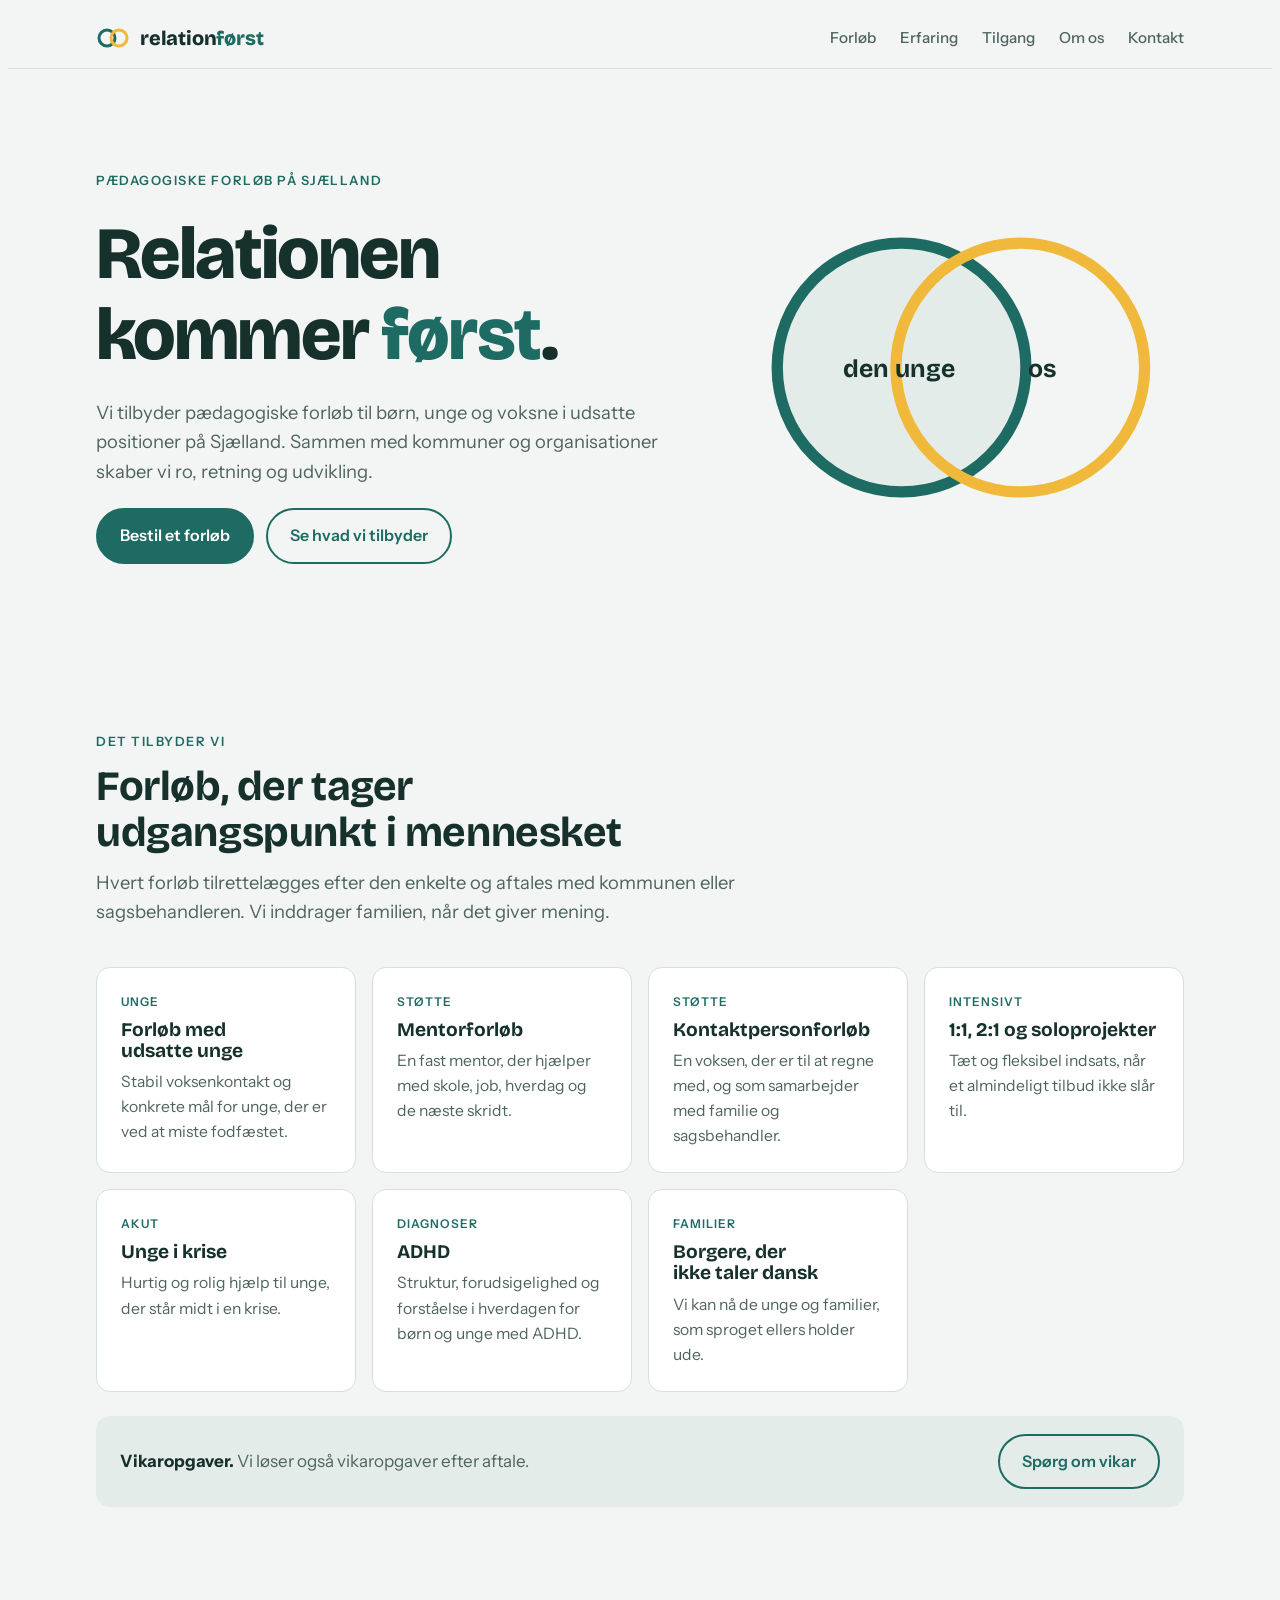
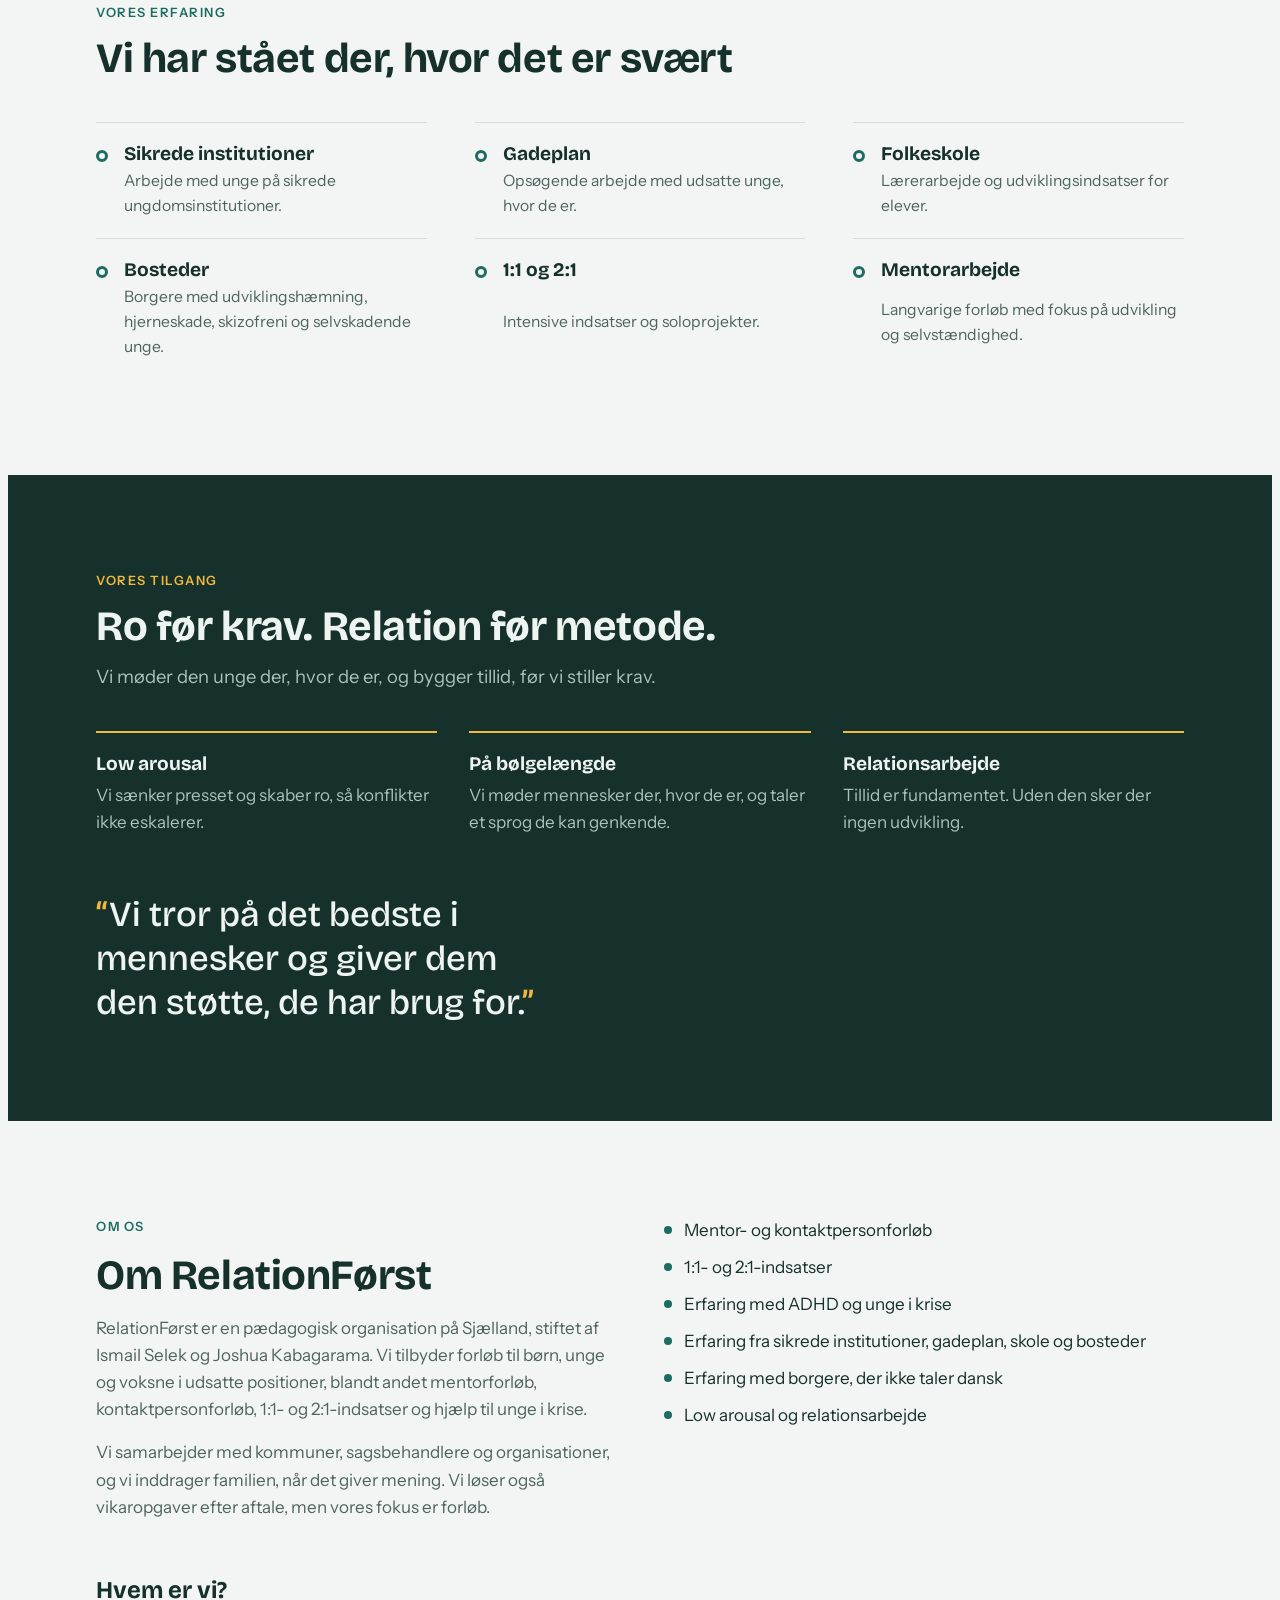
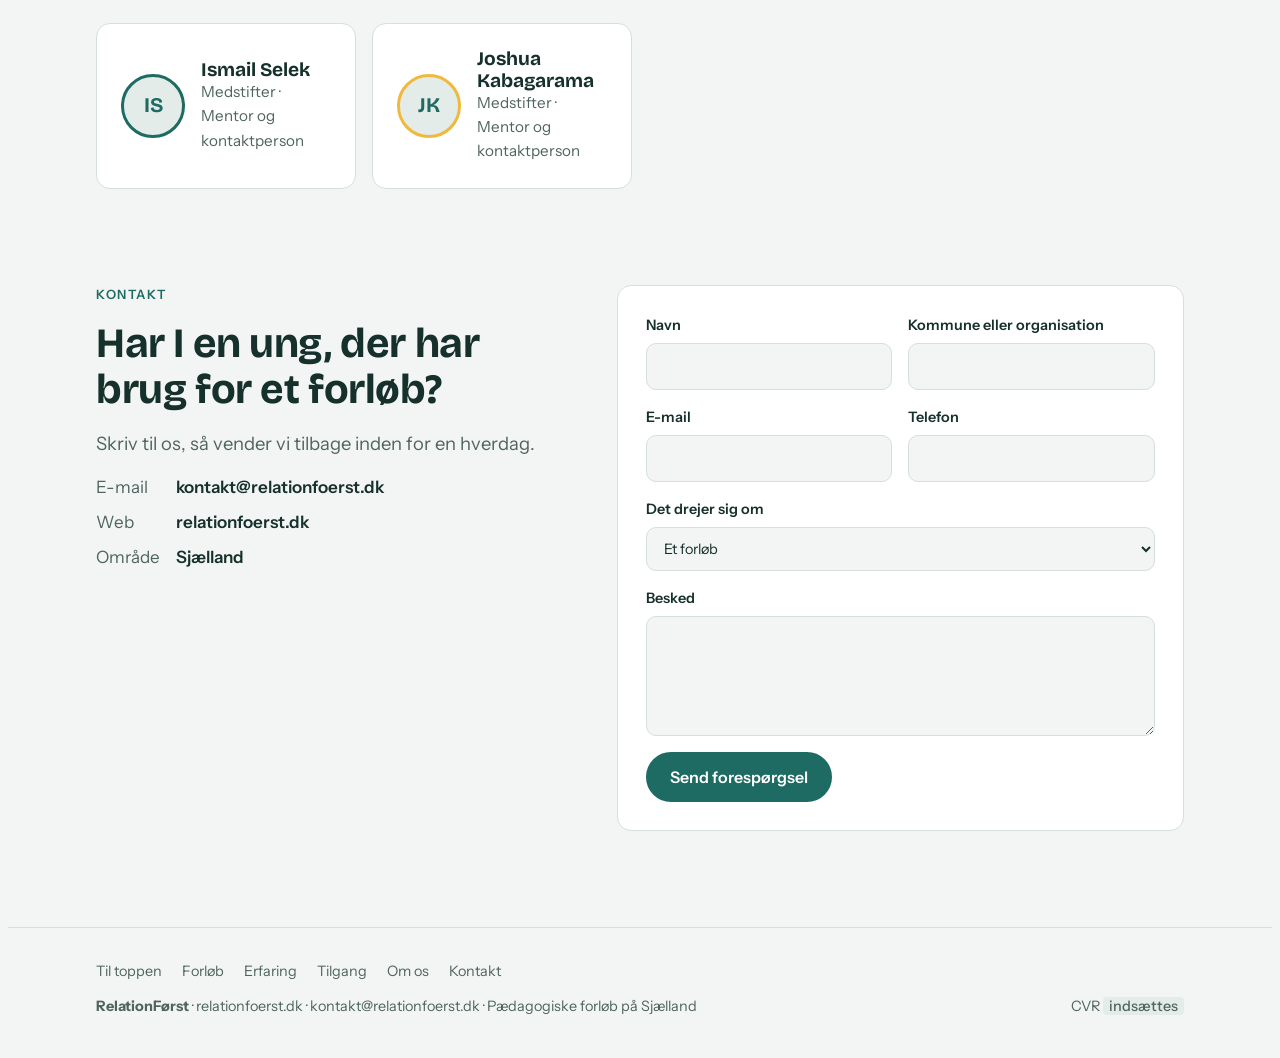
<file: index.html>
<!doctype html>
<html lang="da">
<head>
<meta charset="utf-8">
<meta name="viewport" content="width=device-width, initial-scale=1, viewport-fit=cover">
<title>RelationFørst - Pædagogiske forløb</title>
<meta name="description" content="RelationFørst (relationfoerst.dk) tilbyder pædagogiske forløb, mentor- og kontaktpersonforløb til børn og unge i udsatte positioner på Sjælland.">
<link rel="canonical" href="https://www.relationfoerst.dk/">
<meta name="robots" content="index, follow">
<link rel="icon" href="/favicon.svg" type="image/svg+xml">
<link rel="apple-touch-icon" href="/apple-touch-icon.png">
<meta name="theme-color" content="#1d6b62">
<meta property="og:type" content="website">
<meta property="og:locale" content="da_DK">
<meta property="og:site_name" content="RelationFørst">
<meta property="og:title" content="RelationFørst - Pædagogiske forløb">
<meta property="og:description" content="RelationFørst (relationfoerst.dk) tilbyder pædagogiske forløb, mentor- og kontaktpersonforløb til børn og unge i udsatte positioner på Sjælland.">
<meta property="og:url" content="https://www.relationfoerst.dk/">
<meta property="og:image" content="https://www.relationfoerst.dk/og-image.png">
<meta property="og:image:width" content="1200">
<meta property="og:image:height" content="630">
<meta name="twitter:card" content="summary_large_image">
<script type="application/ld+json">
{
  "@context": "https://schema.org",
  "@type": "Organization",
  "@id": "https://www.relationfoerst.dk/#organisation",
  "name": "RelationFørst",
  "alternateName": [
    "Relation Først",
    "RelationFoerst",
    "relationfoerst.dk"
  ],
  "url": "https://www.relationfoerst.dk/",
  "logo": "https://www.relationfoerst.dk/apple-touch-icon.png",
  "email": "kontakt@relationfoerst.dk",
  "description": "RelationFørst (relationfoerst.dk) tilbyder pædagogiske forløb, mentor- og kontaktpersonforløb til børn og unge i udsatte positioner på Sjælland.",
  "areaServed": {
    "@type": "AdministrativeArea",
    "name": "Sjælland"
  },
  "knowsAbout": [
    "Pædagogiske forløb",
    "Mentorforløb",
    "Kontaktpersonforløb",
    "Udsatte unge",
    "Unge i krise",
    "ADHD",
    "Low arousal",
    "Relationsarbejde"
  ],
  "founder": [
    {
      "@type": "Person",
      "name": "Ismail Selek"
    },
    {
      "@type": "Person",
      "name": "Joshua Kabagarama"
    }
  ]
}
</script>
<script type="application/ld+json">
{
  "@context": "https://schema.org",
  "@type": "WebSite",
  "name": "RelationFørst",
  "alternateName": [
    "Relation Først",
    "relationfoerst.dk"
  ],
  "url": "https://www.relationfoerst.dk/"
}
</script>
<link rel="preconnect" href="https://fonts.googleapis.com">
<link rel="preconnect" href="https://fonts.gstatic.com" crossorigin>
<link rel="stylesheet" href="https://fonts.googleapis.com/css2?family=Bricolage+Grotesque:opsz,wght@12..96,500;12..96,700;12..96,800&family=Instrument+Sans:wght@400;500;600&display=swap">
<link rel="stylesheet" href="/styles.css">
</head>
<body>

<header>
  <div class="wrap nav">
    <a class="logo" href="/" aria-label="RelationFørst, forside">
      <svg width="34" height="22" viewBox="0 0 34 22" aria-hidden="true"><circle cx="11" cy="11" r="8" fill="none" stroke="var(--primary)" stroke-width="3"/><circle cx="23" cy="11" r="8" fill="none" stroke="var(--sun)" stroke-width="3"/></svg>
      <span>relation<b>først</b></span>
    </a>
    <nav aria-label="Hovedmenu"><ul>
      <li><a href="#forloeb">Forløb</a></li>
      <li><a href="#erfaring">Erfaring</a></li>
      <li><a href="#tilgang">Tilgang</a></li>
      <li><a href="#om-os">Om os</a></li>
      <li><a href="#kontakt">Kontakt</a></li>
    </ul></nav>
  </div>
</header>

<main id="top">
<section class="hero">
    <div class="wrap hero-grid">
      <div class="hero-copy">
        <span class="eyebrow">Pædagogiske forløb på Sjælland</span>
        <h1>Relationen kommer <em>først</em>.</h1>
        <p class="lead">Vi tilbyder pædagogiske forløb til børn, unge og voksne i udsatte positioner på Sjælland. Sammen med kommuner og organisationer skaber vi ro, retning og udvikling.</p>
        <div class="cta">
          <a class="btn primary" href="#kontakt">Bestil et forløb</a>
          <a class="btn ghost" href="#forloeb">Se hvad vi tilbyder</a>
        </div>
      </div>
      <div class="hero-art" aria-hidden="true">
        <svg viewBox="0 0 400 300">
          <circle cx="150" cy="150" r="110" fill="var(--soft)"/>
          <circle cx="150" cy="150" r="110" fill="none" stroke="var(--primary)" stroke-width="10"/>
          <circle cx="255" cy="150" r="110" fill="none" stroke="var(--sun)" stroke-width="10"/>
          <text x="98" y="158" font-family="Bricolage Grotesque, sans-serif" font-weight="700" font-size="22" fill="var(--ink)">den unge</text>
          <text x="262" y="158" font-family="Bricolage Grotesque, sans-serif" font-weight="700" font-size="22" fill="var(--ink)">os</text>
        </svg>
      </div>
    </div>
  </section>

<section id="forloeb">
    <div class="wrap">
      <div class="sec-head">
        <span class="eyebrow">Det tilbyder vi</span>
        <h2>Forløb, der tager udgangspunkt i mennesket</h2>
        <p class="lead">Hvert forløb tilrettelægges efter den enkelte og aftales med kommunen eller sagsbehandleren. Vi inddrager familien, når det giver mening.</p>
      </div>
      <div class="cards">
        <article class="card"><span class="tag">Unge</span><h3>Forløb med udsatte unge</h3><p>Stabil voksenkontakt og konkrete mål for unge, der er ved at miste fodfæstet.</p></article>
        <article class="card"><span class="tag">Støtte</span><h3>Mentorforløb</h3><p>En fast mentor, der hjælper med skole, job, hverdag og de næste skridt.</p></article>
        <article class="card"><span class="tag">Støtte</span><h3>Kontaktpersonforløb</h3><p>En voksen, der er til at regne med, og som samarbejder med familie og sagsbehandler.</p></article>
        <article class="card"><span class="tag">Intensivt</span><h3>1:1, 2:1 og soloprojekter</h3><p>Tæt og fleksibel indsats, når et almindeligt tilbud ikke slår til.</p></article>
        <article class="card"><span class="tag">Akut</span><h3>Unge i krise</h3><p>Hurtig og rolig hjælp til unge, der står midt i en krise.</p></article>
        <article class="card"><span class="tag">Diagnoser</span><h3>ADHD</h3><p>Struktur, forudsigelighed og forståelse i hverdagen for børn og unge med ADHD.</p></article>
        <article class="card"><span class="tag">Familier</span><h3>Borgere, der ikke taler dansk</h3><p>Vi kan nå de unge og familier, som sproget ellers holder ude.</p></article>
      </div>
      <div class="vikar">
        <p><strong>Vikaropgaver.</strong> Vi løser også vikaropgaver efter aftale.</p>
        <a class="btn ghost" href="#kontakt">Spørg om vikar</a>
      </div>
    </div>
  </section>

<section id="erfaring" style="padding-top:0">
    <div class="wrap">
      <div class="sec-head">
        <span class="eyebrow">Vores erfaring</span>
        <h2>Vi har stået der, hvor det er svært</h2>
      </div>
      <div class="exp">
        <div class="exp-item"><span class="dot"></span><h3>Sikrede institutioner</h3><p>Arbejde med unge på sikrede ungdomsinstitutioner.</p></div>
        <div class="exp-item"><span class="dot"></span><h3>Gadeplan</h3><p>Opsøgende arbejde med udsatte unge, hvor de er.</p></div>
        <div class="exp-item"><span class="dot"></span><h3>Folkeskole</h3><p>Lærerarbejde og udviklingsindsatser for elever.</p></div>
        <div class="exp-item"><span class="dot"></span><h3>Bosteder</h3><p>Borgere med udviklingshæmning, hjerneskade, skizofreni og selvskadende unge.</p></div>
        <div class="exp-item"><span class="dot"></span><h3>1:1 og 2:1</h3><p>Intensive indsatser og soloprojekter.</p></div>
        <div class="exp-item"><span class="dot"></span><h3>Mentorarbejde</h3><p>Langvarige forløb med fokus på udvikling og selvstændighed.</p></div>
      </div>
    </div>
  </section>

<section id="tilgang" class="band">
    <div class="wrap">
      <div class="sec-head">
        <span class="eyebrow">Vores tilgang</span>
        <h2>Ro før krav. Relation før metode.</h2>
        <p class="lead">Vi møder den unge der, hvor de er, og bygger tillid, før vi stiller krav.</p>
      </div>
      <div class="approach">
        <div><h3>Low arousal</h3><p>Vi sænker presset og skaber ro, så konflikter ikke eskalerer.</p></div>
        <div><h3>På bølgelængde</h3><p>Vi møder mennesker der, hvor de er, og taler et sprog de kan genkende.</p></div>
        <div><h3>Relationsarbejde</h3><p>Tillid er fundamentet. Uden den sker der ingen udvikling.</p></div>
      </div>
      <blockquote>Vi tror på det bedste i mennesker og giver dem den støtte, de har brug for.</blockquote>
    </div>
  </section>

<section id="om-os">
    <div class="wrap about">
      <div class="about-text">
        <span class="eyebrow">Om os</span>
        <h2>Om RelationFørst</h2>
        <p>RelationFørst er en pædagogisk organisation på Sjælland, stiftet af Ismail Selek og Joshua Kabagarama. Vi tilbyder forløb til børn, unge og voksne i udsatte positioner, blandt andet mentorforløb, kontaktpersonforløb, 1:1- og 2:1-indsatser og hjælp til unge i krise.</p>
        <p>Vi samarbejder med kommuner, sagsbehandlere og organisationer, og vi inddrager familien, når det giver mening. Vi løser også vikaropgaver efter aftale, men vores fokus er forløb.</p>
      </div>
      <ul>
        <li>Mentor- og kontaktpersonforløb</li>
        <li>1:1- og 2:1-indsatser</li>
        <li>Erfaring med ADHD og unge i krise</li>
        <li>Erfaring fra sikrede institutioner, gadeplan, skole og bosteder</li>
        <li>Erfaring med borgere, der ikke taler dansk</li>
        <li>Low arousal og relationsarbejde</li>
      </ul>
    </div>
    <div class="wrap team">
      <h3 style="font-size:1.5rem">Hvem er vi?</h3>
      <div class="team-grid">
        <div class="person"><span class="avatar" aria-hidden="true">IS</span><div><h3>Ismail Selek</h3><p>Medstifter · Mentor og kontaktperson</p></div></div>
        <div class="person"><span class="avatar" aria-hidden="true">JK</span><div><h3>Joshua Kabagarama</h3><p>Medstifter · Mentor og kontaktperson</p></div></div>
      </div>
    </div>
  </section>

<section id="kontakt" style="padding-top:0">
    <div class="wrap contact">
      <div class="contact-info">
        <span class="eyebrow">Kontakt</span>
        <h2>Har I en ung, der har brug for et forløb?</h2>
        <p class="lead">Skriv til os, så vender vi tilbage inden for en hverdag.</p>
        <dl>
          <dt>E-mail</dt><dd>kontakt@relationfoerst.dk</dd>
          <dt>Web</dt><dd>relationfoerst.dk</dd>
          <dt>Område</dt><dd>Sjælland</dd>
        </dl>
      </div>
      <form id="kontaktform">
        <input type="text" name="_honey" tabindex="-1" autocomplete="off" aria-hidden="true" style="position:absolute;left:-9999px">
        <div class="row">
          <label for="navn">Navn<input id="navn" name="navn" autocomplete="name" required></label>
          <label for="org">Kommune eller organisation<input id="org" name="org" autocomplete="organization"></label>
        </div>
        <div class="row">
          <label for="mail">E-mail<input id="mail" name="email" type="email" autocomplete="email" required></label>
          <label for="tlf">Telefon<input id="tlf" name="tlf" type="tel" autocomplete="tel"></label>
        </div>
        <label for="emne">Det drejer sig om
          <select id="emne" name="emne">
            <option>Et forløb</option>
            <option>Mentor eller kontaktperson</option>
            <option>Akut hjælp</option>
            <option>Vikaropgave</option>
            <option>Andet</option>
          </select>
        </label>
        <label for="besked">Besked<textarea id="besked" name="besked" required></textarea></label>
        <button class="btn primary" id="sendknap" type="submit" style="justify-self:start">Send forespørgsel</button>
        <p class="sent" id="sent" hidden role="status"></p>
      </form>
    </div>
  </section>
</main>

<footer>
  <div class="wrap">
    <nav aria-label="Sidefod"><ul class="foot-nav">
        <li><a href="#top">Til toppen</a></li>
        <li><a href="#forloeb">Forløb</a></li>
        <li><a href="#erfaring">Erfaring</a></li>
        <li><a href="#tilgang">Tilgang</a></li>
        <li><a href="#om-os">Om os</a></li>
        <li><a href="#kontakt">Kontakt</a></li>
    </ul></nav>
    <div class="foot-row">
      <span><strong>RelationFørst</strong> · relationfoerst.dk · kontakt@relationfoerst.dk · Pædagogiske forløb på Sjælland</span>
      <span>CVR <span class="ph">indsættes</span></span>
    </div>
  </div>
</footer>
<script>
(function(){
  // Sæt Web3Forms-nøglen her, når den er modtaget på kontakt@relationfoerst.dk.
  // Er den tom, bruges FormSubmit.
  var WEB3FORMS_KEY = '';
  var form = document.getElementById('kontaktform');
  var knap = document.getElementById('sendknap');
  var status = document.getElementById('sent');
  function vis(tekst){ status.textContent = tekst; status.hidden = false; }
  form.addEventListener('submit', function(e){
    e.preventDefault();
    if (form._honey.value) return;
    var data = {};
    new FormData(form).forEach(function(v, k){ if (k !== '_honey') data[k] = v; });
    var emne = 'Ny henvendelse fra relationfoerst.dk: ' + (data.emne || '');
    var url;
    if (WEB3FORMS_KEY) {
      url = 'https://api.web3forms.com/submit';
      data.access_key = WEB3FORMS_KEY; data.subject = emne; data.from_name = 'relationfoerst.dk';
      data.replyto = data.email;
    } else {
      url = 'https://formsubmit.co/ajax/kontakt@relationfoerst.dk';
      data._subject = emne; data._template = 'table'; data._replyto = data.email;
    }
    knap.disabled = true; knap.textContent = 'Sender…';
    vis('Sender din besked. Det tager normalt et par sekunder.');
    var ctrl = window.AbortController ? new AbortController() : null;
    var timer = setTimeout(function(){ if (ctrl) ctrl.abort(); }, 20000);
    fetch(url, {
      method: 'POST',
      headers: {'Content-Type': 'application/json', 'Accept': 'application/json'},
      body: JSON.stringify(data),
      signal: ctrl ? ctrl.signal : undefined
    }).then(function(r){ return r.json(); }).then(function(res){
      if (res.success === true || res.success === 'true') {
        form.reset();
        vis('Tak for din henvendelse. Vi vender tilbage inden for en hverdag.');
      } else {
        vis('Beskeden kunne ikke sendes lige nu. Skriv i stedet til kontakt@relationfoerst.dk.' + (res.message ? ' (' + res.message + ')' : ''));
      }
    }).catch(function(err){
      vis(err && err.name === 'AbortError'
        ? 'Det tager for lang tid at sende. Prøv igen om lidt, eller skriv til kontakt@relationfoerst.dk.'
        : 'Beskeden kunne ikke sendes. Skriv i stedet til kontakt@relationfoerst.dk.');
    }).then(function(){
      clearTimeout(timer); knap.disabled = false; knap.textContent = 'Send forespørgsel';
    });
  });
})();
</script>
</body>
</html>
</file>
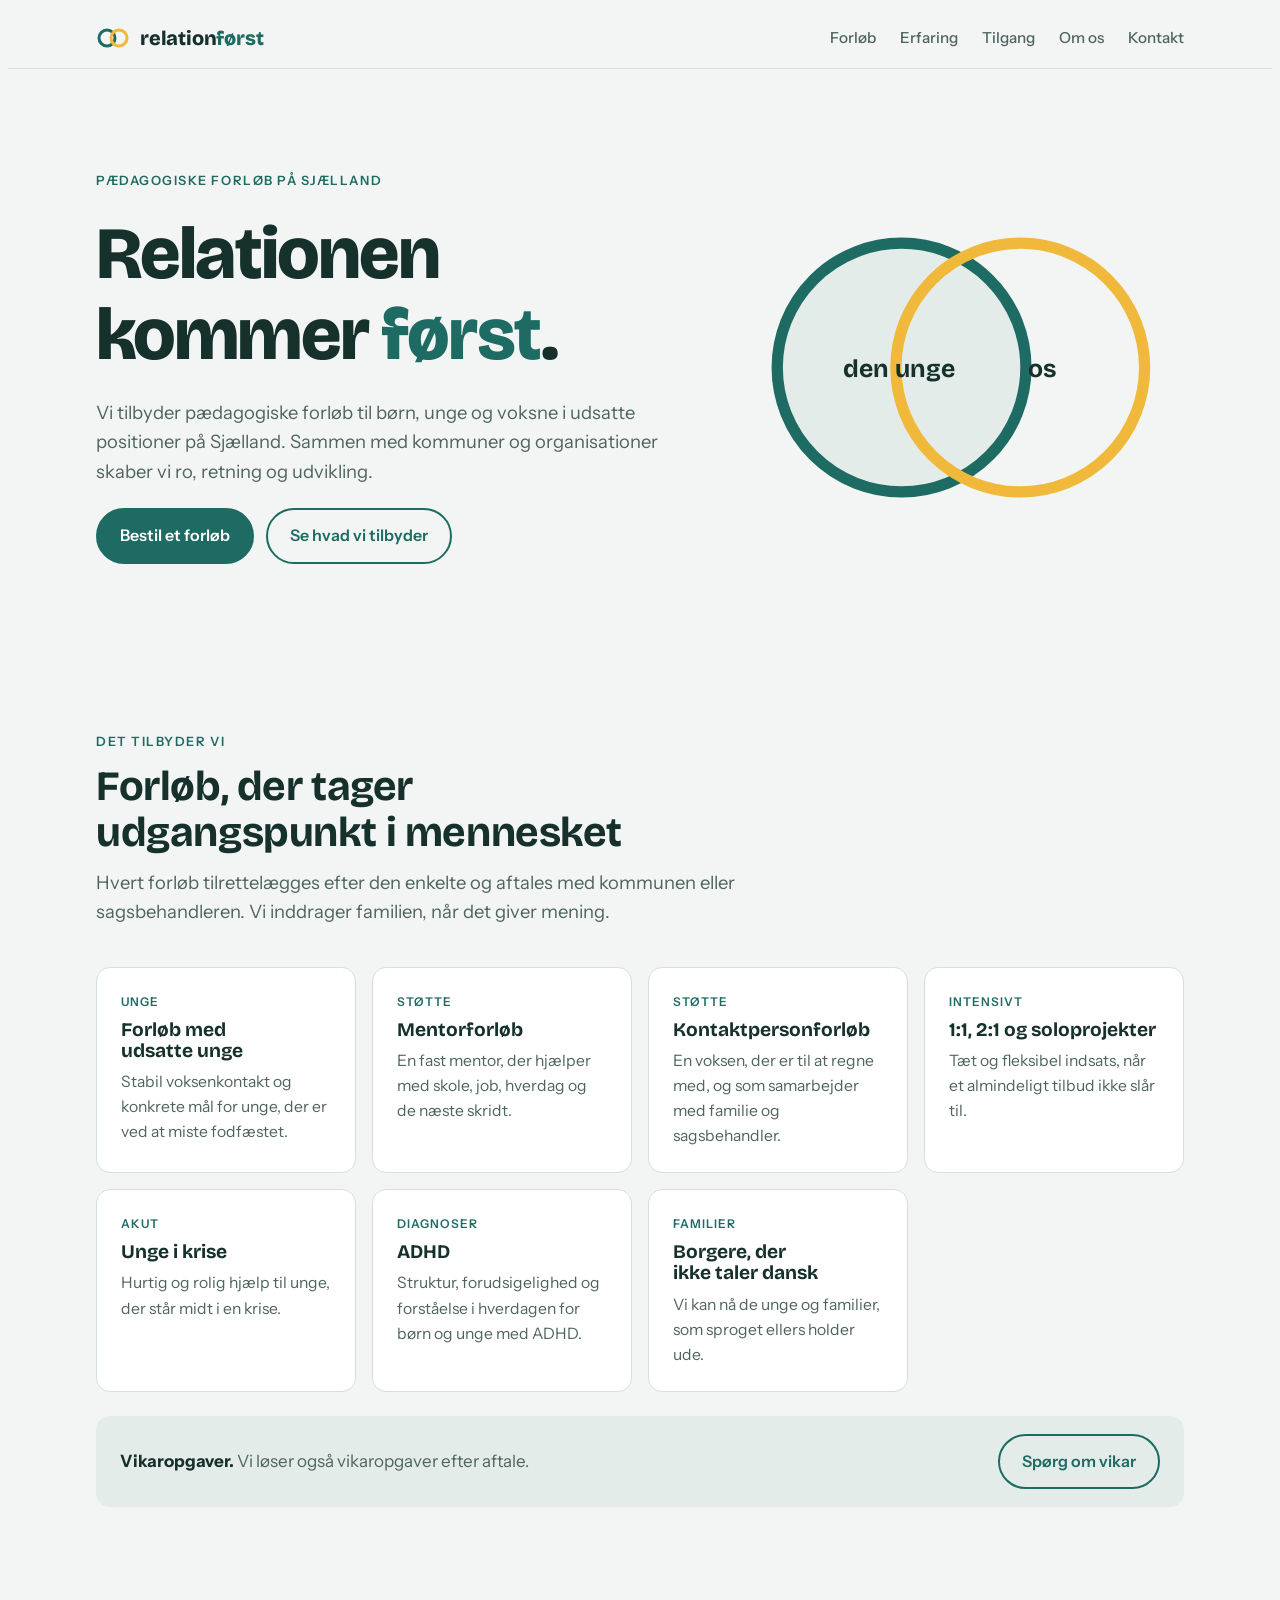
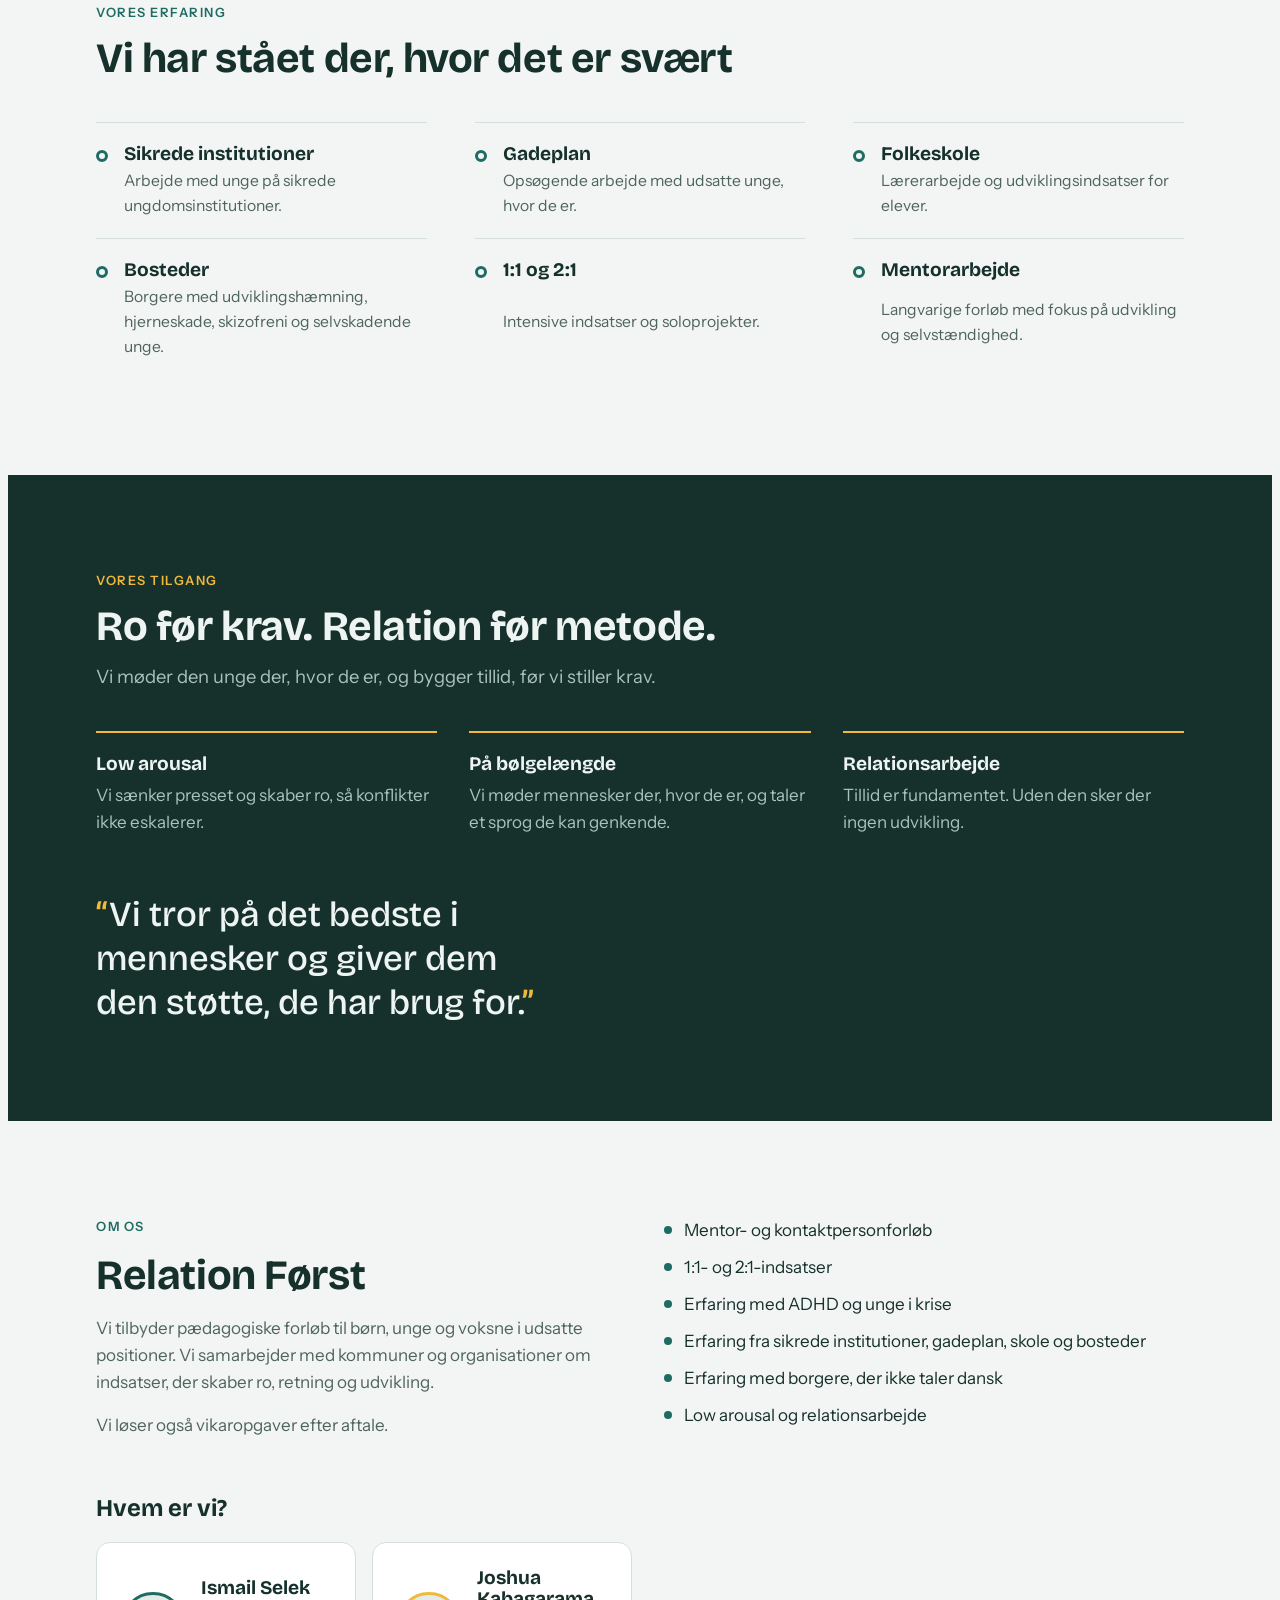
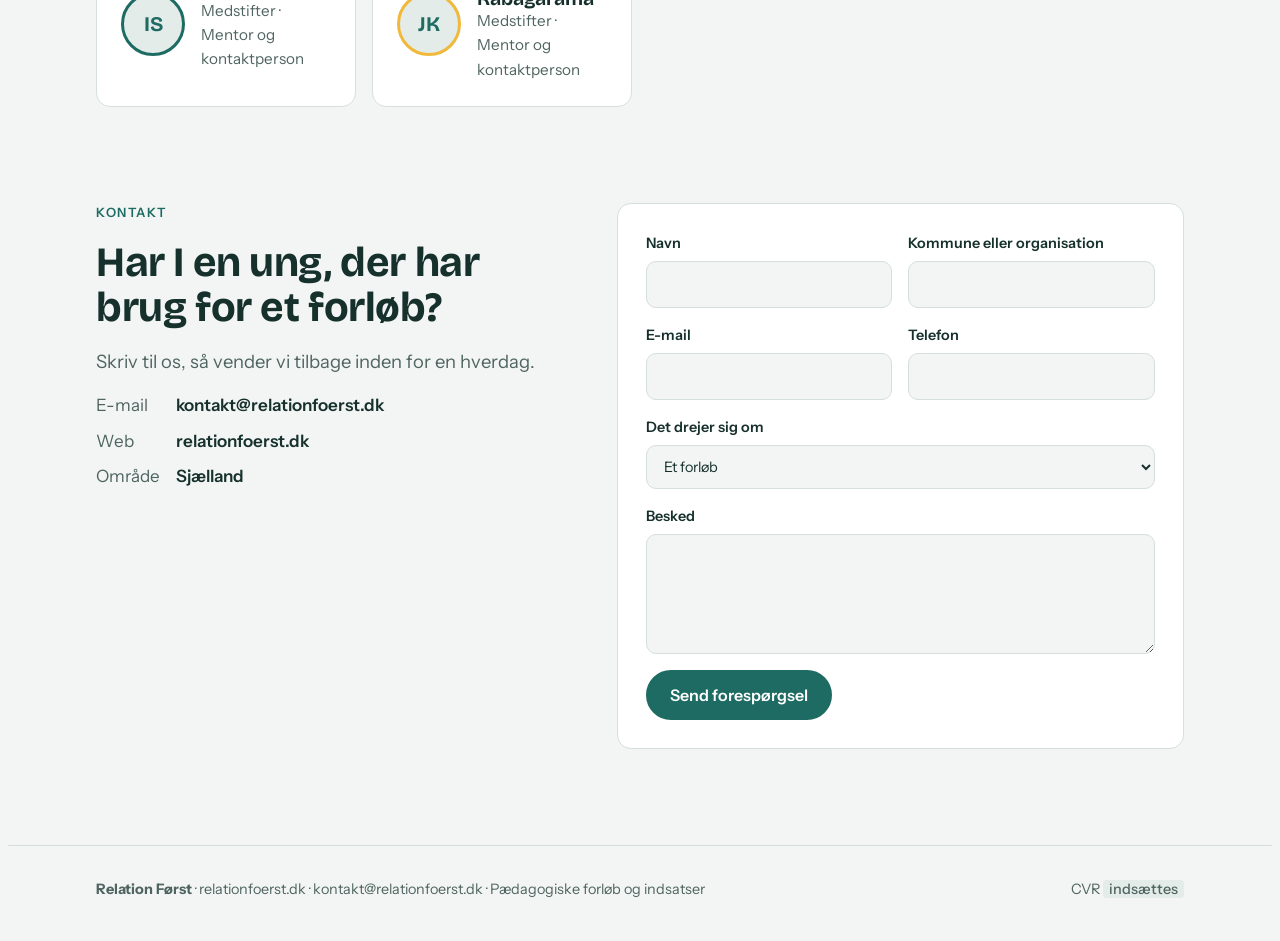
<file: _build/kilde.html>
<!doctype html>
<html lang="da">
<head>
<meta charset="utf-8">
<meta name="viewport" content="width=device-width, initial-scale=1, viewport-fit=cover">
<meta name="description" content="RelationFørst (relationfoerst.dk) tilbyder pædagogiske forløb, mentor- og kontaktpersonforløb til børn og unge i udsatte positioner på Sjælland.">
<title>RelationFørst - Pædagogiske forløb</title>
<link rel="canonical" href="https://www.relationfoerst.dk/">
<meta name="robots" content="index, follow">
<link rel="icon" href="/favicon.svg" type="image/svg+xml">
<link rel="apple-touch-icon" href="/apple-touch-icon.png">
<meta name="theme-color" content="#1d6b62">
<meta property="og:type" content="website">
<meta property="og:locale" content="da_DK">
<meta property="og:site_name" content="RelationFørst">
<meta property="og:title" content="RelationFørst - Pædagogiske forløb">
<meta property="og:description" content="RelationFørst (relationfoerst.dk) tilbyder pædagogiske forløb, mentor- og kontaktpersonforløb til børn og unge i udsatte positioner på Sjælland.">
<meta property="og:url" content="https://www.relationfoerst.dk/">
<meta property="og:image" content="https://www.relationfoerst.dk/og-image.png">
<meta property="og:image:width" content="1200">
<meta property="og:image:height" content="630">
<meta name="twitter:card" content="summary_large_image">
<script type="application/ld+json">
{
  "@context": "https://schema.org",
  "@type": "Organization",
  "name": "RelationFørst",
  "alternateName": ["Relation Først", "RelationFoerst", "relationfoerst.dk"],
  "url": "https://www.relationfoerst.dk/",
  "logo": "https://www.relationfoerst.dk/apple-touch-icon.png",
  "email": "kontakt@relationfoerst.dk",
  "description": "RelationFørst (relationfoerst.dk) tilbyder pædagogiske forløb, mentor- og kontaktpersonforløb til børn og unge i udsatte positioner på Sjælland.",
  "areaServed": {"@type": "AdministrativeArea", "name": "Sjælland"},
  "knowsAbout": ["Pædagogiske forløb", "Mentorforløb", "Kontaktpersonforløb", "Udsatte unge", "ADHD", "Low arousal", "Relationsarbejde"],
  "founder": [
    {"@type": "Person", "name": "Ismail Selek"},
    {"@type": "Person", "name": "Joshua Kabagarama"}
  ]
}
</script>
<script type="application/ld+json">
{
  "@context": "https://schema.org",
  "@type": "WebSite",
  "name": "RelationFørst",
  "alternateName": ["Relation Først", "relationfoerst.dk"],
  "url": "https://www.relationfoerst.dk/"
}
</script>
<link rel="preconnect" href="https://fonts.googleapis.com">
<link rel="preconnect" href="https://fonts.gstatic.com" crossorigin>
<link rel="stylesheet" href="https://fonts.googleapis.com/css2?family=Bricolage+Grotesque:opsz,wght@12..96,500;12..96,700;12..96,800&family=Instrument+Sans:wght@400;500;600&display=swap">
<style>
/* Layout: one calm column, a dark "tilgang" band in the middle, two linked circles as the recurring relation motif */
:root{
  --bg:#f2f5f3;
  --surface:#ffffff;
  --ink:#16302c;
  --muted:#4f6460;
  --line:#d5dfdb;
  --primary:#1d6b62;
  --primary-ink:#ffffff;
  --sun:#f0b93b;
  --band:#16302c;
  --band-ink:#eef4f1;
  --band-muted:#a9c2bb;
  --soft:#e3ece8;
  --display:"Bricolage Grotesque", "Segoe UI", system-ui, sans-serif;
  --body:"Instrument Sans", "Segoe UI", system-ui, -apple-system, sans-serif;
}
@media (prefers-color-scheme: dark){:root:not([data-theme="light"]){
  --bg:#0f1c1a;--surface:#162825;--ink:#e6efec;--muted:#9fb4ae;--line:#2a403c;
  --primary:#4fb3a5;--primary-ink:#0b1715;--sun:#f0b93b;--band:#0a1412;--band-ink:#e6efec;--band-muted:#93aba4;--soft:#1c312d;
  color-scheme:dark}}
:root[data-theme="dark"]{
  --bg:#0f1c1a;--surface:#162825;--ink:#e6efec;--muted:#9fb4ae;--line:#2a403c;
  --primary:#4fb3a5;--primary-ink:#0b1715;--sun:#f0b93b;--band:#0a1412;--band-ink:#e6efec;--band-muted:#93aba4;--soft:#1c312d;
  color-scheme:dark}

*{box-sizing:border-box}
html{scroll-behavior:smooth}
@media (prefers-reduced-motion:reduce){html{scroll-behavior:auto}}
body{background:var(--bg);color:var(--ink);font-family:var(--body);font-size:17px;line-height:1.6}
body::before{content:"";position:fixed;inset:0 0 auto;height:env(safe-area-inset-top,0px);z-index:10;background:var(--bg)}
.wrap{max-width:1120px;margin-inline:auto;padding-left:max(16px,env(safe-area-inset-left,0px));padding-right:max(16px,env(safe-area-inset-right,0px))}
h1,h2,h3{font-family:var(--display);line-height:1.1;text-wrap:balance;margin:0}
h2{font-size:clamp(1.8rem,3.6vw,2.6rem);font-weight:700;letter-spacing:-.01em}
h3{font-size:1.2rem;font-weight:700}
p{margin:0}
a{color:inherit}
:focus-visible{outline:3px solid var(--sun);outline-offset:3px;border-radius:4px}
.eyebrow{font-size:.8rem;font-weight:600;letter-spacing:.12em;text-transform:uppercase;color:var(--primary)}
.lead{font-size:1.15rem;color:var(--muted);max-width:60ch}
section{padding-block:clamp(56px,8vw,96px)}
.sec-head{display:grid;gap:12px;margin-bottom:40px;max-width:720px}

/* header */
header{position:sticky;top:env(safe-area-inset-top,0px);z-index:5;background:color-mix(in srgb,var(--bg) 92%,transparent);backdrop-filter:blur(8px);border-bottom:1px solid var(--line)}
.nav{display:flex;align-items:center;justify-content:space-between;gap:16px;padding-block:14px}
.logo{display:flex;align-items:center;gap:10px;text-decoration:none;font-family:var(--display);font-weight:800;font-size:1.25rem;letter-spacing:-.01em}
.logo svg{flex:none}
.logo b{color:var(--primary);font-weight:800}
.nav ul{display:flex;gap:24px;list-style:none;margin:0;padding:0;font-weight:500;font-size:.95rem}
.nav ul a{text-decoration:none;color:var(--muted)}
.nav ul a:hover{color:var(--ink)}
.draft{font-size:.72rem;font-weight:600;letter-spacing:.08em;text-transform:uppercase;padding:3px 8px;border-radius:999px;background:var(--sun);color:#2a1f00}
@media (max-width:820px){.nav ul{display:none}}

.btn{display:inline-flex;align-items:center;gap:8px;padding:13px 22px;border-radius:999px;font-weight:600;text-decoration:none;border:2px solid var(--primary);font-size:1rem;cursor:pointer;font-family:var(--body)}
.btn.primary{background:var(--primary);color:var(--primary-ink)}
.btn.ghost{background:transparent;color:var(--primary)}
.btn:hover{filter:brightness(1.08)}

/* hero */
.hero{padding-block:clamp(48px,8vw,104px) clamp(40px,6vw,72px)}
.hero-grid{display:grid;grid-template-columns:1.3fr 1fr;gap:48px;align-items:center}
.hero h1{font-size:clamp(2.6rem,6.4vw,4.6rem);font-weight:800;letter-spacing:-.025em}
.hero h1 em{font-style:normal;color:var(--primary)}
.hero-copy{display:grid;gap:22px;min-width:0}
.cta{display:flex;flex-wrap:wrap;gap:12px}
.hero-art{position:relative;max-width:100%}
.hero-art svg{width:100%;height:auto;display:block}
@media (max-width:820px){.hero-grid{grid-template-columns:1fr}.hero-art{max-width:340px}}

/* forløb */
.cards{display:grid;grid-template-columns:repeat(auto-fill,minmax(250px,1fr));gap:16px}
.card{background:var(--surface);border:1px solid var(--line);border-radius:14px;padding:24px;display:grid;gap:8px;align-content:start}
.card p{color:var(--muted);font-size:.98rem}
.card .tag{font-size:.75rem;font-weight:600;letter-spacing:.08em;text-transform:uppercase;color:var(--primary)}
.vikar{margin-top:24px;display:flex;flex-wrap:wrap;gap:12px 24px;align-items:center;justify-content:space-between;padding:18px 24px;border-radius:14px;background:var(--soft)}
.vikar p{color:var(--muted)}
.vikar strong{color:var(--ink)}

/* erfaring */
.exp{display:grid;grid-template-columns:repeat(auto-fill,minmax(300px,1fr));gap:0 48px}
.exp-item{display:grid;grid-template-columns:auto 1fr;gap:4px 16px;padding-block:20px;border-top:1px solid var(--line)}
.exp-item .dot{width:12px;height:12px;border-radius:50%;border:3px solid var(--primary);margin-top:7px;grid-row:span 2}
.exp-item p{color:var(--muted);font-size:.98rem}

/* tilgang */
.band{background:var(--band);color:var(--band-ink)}
.band .eyebrow{color:var(--sun)}
.band .lead{color:var(--band-muted)}
.approach{display:grid;grid-template-columns:repeat(3,1fr);gap:32px}
.approach div{display:grid;gap:8px;padding-top:20px;border-top:2px solid var(--sun)}
.approach p{color:var(--band-muted)}
@media (max-width:820px){.approach{grid-template-columns:1fr}}
blockquote{margin:56px 0 0;font-family:var(--display);font-weight:500;font-size:clamp(1.5rem,3.2vw,2.2rem);line-height:1.25;max-width:24ch;text-wrap:balance}
blockquote::before{content:"“";color:var(--sun)}
blockquote::after{content:"”";color:var(--sun)}

/* om os */
.about{display:grid;grid-template-columns:1fr 1fr;gap:48px;align-items:start}
.about ul{margin:0;padding:0;list-style:none;display:grid;gap:10px}
.about li{display:flex;gap:12px;align-items:baseline}
.about li::before{content:"";flex:none;width:8px;height:8px;border-radius:50%;background:var(--primary);transform:translateY(-2px)}
.about-text{display:grid;gap:16px;min-width:0}
.about-text p{color:var(--muted)}
@media (max-width:820px){.about{grid-template-columns:1fr}}
.team{margin-top:56px;display:grid;gap:20px}
.team-grid{display:grid;grid-template-columns:repeat(auto-fill,minmax(240px,1fr));gap:16px}
.person{background:var(--surface);border:1px solid var(--line);border-radius:14px;padding:24px;display:flex;gap:16px;align-items:center}
.avatar{flex:none;width:64px;height:64px;border-radius:50%;display:grid;place-items:center;font-family:var(--display);font-weight:700;font-size:1.3rem;background:var(--soft);color:var(--primary);border:3px solid var(--primary)}
.person:nth-child(2) .avatar{border-color:var(--sun)}
.person p{color:var(--muted);font-size:.95rem}

/* kontakt */
.contact{display:grid;grid-template-columns:1fr 1.2fr;gap:48px}
.contact-info{display:grid;gap:16px;align-content:start}
.contact-info dl{display:grid;grid-template-columns:auto 1fr;gap:8px 16px;margin:0}
.contact-info dt{color:var(--muted)}
.contact-info dd{margin:0;font-weight:600}
.ph{background:var(--soft);padding:0 6px;border-radius:4px;font-weight:500;color:var(--muted)}
form{background:var(--surface);border:1px solid var(--line);border-radius:14px;padding:28px;display:grid;gap:16px}
.row{display:grid;grid-template-columns:1fr 1fr;gap:16px}
label{display:grid;gap:6px;font-size:.9rem;font-weight:600}
input,select,textarea{font:inherit;font-weight:400;padding:11px 13px;border-radius:10px;border:1px solid var(--line);background:var(--bg);color:var(--ink);width:100%}
textarea{min-height:120px;resize:vertical}
.form-note{font-size:.9rem;color:var(--muted)}
.sent{padding:12px 14px;border-radius:10px;background:var(--soft);font-size:.95rem}
@media (max-width:820px){.contact{grid-template-columns:1fr}}
@media (max-width:520px){.row{grid-template-columns:1fr}}

footer{border-top:1px solid var(--line);padding-block:32px;color:var(--muted);font-size:.9rem}
footer .wrap{display:flex;flex-wrap:wrap;gap:12px 32px;justify-content:space-between}
</style>
</head>
<body>

<header>
  <div class="wrap nav">
    <a class="logo" href="#top" aria-label="Relation Først, til toppen">
      <svg width="34" height="22" viewBox="0 0 34 22" aria-hidden="true"><circle cx="11" cy="11" r="8" fill="none" stroke="var(--primary)" stroke-width="3"/><circle cx="23" cy="11" r="8" fill="none" stroke="var(--sun)" stroke-width="3"/></svg>
      <span>relation<b>først</b></span>
    </a>
    <ul>
      <li><a href="#forloeb">Forløb</a></li>
      <li><a href="#erfaring">Erfaring</a></li>
      <li><a href="#tilgang">Tilgang</a></li>
      <li><a href="#om-os">Om os</a></li>
      <li><a href="#kontakt">Kontakt</a></li>
    </ul>
  </div>
</header>

<main id="top">
  <section class="hero">
    <div class="wrap hero-grid">
      <div class="hero-copy">
        <span class="eyebrow">Pædagogiske forløb på Sjælland</span>
        <h1>Relationen kommer <em>først</em>.</h1>
        <p class="lead">Vi tilbyder pædagogiske forløb til børn, unge og voksne i udsatte positioner på Sjælland. Sammen med kommuner og organisationer skaber vi ro, retning og udvikling.</p>
        <div class="cta">
          <a class="btn primary" href="#kontakt">Bestil et forløb</a>
          <a class="btn ghost" href="#forloeb">Se hvad vi tilbyder</a>
        </div>
      </div>
      <div class="hero-art" aria-hidden="true">
        <svg viewBox="0 0 400 300">
          <circle cx="150" cy="150" r="110" fill="var(--soft)"/>
          <circle cx="150" cy="150" r="110" fill="none" stroke="var(--primary)" stroke-width="10"/>
          <circle cx="255" cy="150" r="110" fill="none" stroke="var(--sun)" stroke-width="10"/>
          <text x="98" y="158" font-family="Bricolage Grotesque, sans-serif" font-weight="700" font-size="22" fill="var(--ink)">den unge</text>
          <text x="262" y="158" font-family="Bricolage Grotesque, sans-serif" font-weight="700" font-size="22" fill="var(--ink)">os</text>
        </svg>
      </div>
    </div>
  </section>

  <section id="forloeb">
    <div class="wrap">
      <div class="sec-head">
        <span class="eyebrow">Det tilbyder vi</span>
        <h2>Forløb, der tager udgangspunkt i mennesket</h2>
        <p class="lead">Hvert forløb tilrettelægges efter den enkelte og aftales med kommunen eller sagsbehandleren. Vi inddrager familien, når det giver mening.</p>
      </div>
      <div class="cards">
        <article class="card"><span class="tag">Unge</span><h3>Forløb med udsatte unge</h3><p>Stabil voksenkontakt og konkrete mål for unge, der er ved at miste fodfæstet.</p></article>
        <article class="card"><span class="tag">Støtte</span><h3>Mentorforløb</h3><p>En fast mentor, der hjælper med skole, job, hverdag og de næste skridt.</p></article>
        <article class="card"><span class="tag">Støtte</span><h3>Kontaktpersonforløb</h3><p>En voksen, der er til at regne med, og som samarbejder med familie og sagsbehandler.</p></article>
        <article class="card"><span class="tag">Intensivt</span><h3>1:1, 2:1 og soloprojekter</h3><p>Tæt og fleksibel indsats, når et almindeligt tilbud ikke slår til.</p></article>
        <article class="card"><span class="tag">Akut</span><h3>Unge i krise</h3><p>Hurtig og rolig hjælp til unge, der står midt i en krise.</p></article>
        <article class="card"><span class="tag">Diagnoser</span><h3>ADHD</h3><p>Struktur, forudsigelighed og forståelse i hverdagen for børn og unge med ADHD.</p></article>
        <article class="card"><span class="tag">Familier</span><h3>Borgere, der ikke taler dansk</h3><p>Vi kan nå de unge og familier, som sproget ellers holder ude.</p></article>
      </div>
      <div class="vikar">
        <p><strong>Vikaropgaver.</strong> Vi løser også vikaropgaver efter aftale.</p>
        <a class="btn ghost" href="#kontakt">Spørg om vikar</a>
      </div>
    </div>
  </section>

  <section id="erfaring" style="padding-top:0">
    <div class="wrap">
      <div class="sec-head">
        <span class="eyebrow">Vores erfaring</span>
        <h2>Vi har stået der, hvor det er svært</h2>
      </div>
      <div class="exp">
        <div class="exp-item"><span class="dot"></span><h3>Sikrede institutioner</h3><p>Arbejde med unge på sikrede ungdomsinstitutioner.</p></div>
        <div class="exp-item"><span class="dot"></span><h3>Gadeplan</h3><p>Opsøgende arbejde med udsatte unge, hvor de er.</p></div>
        <div class="exp-item"><span class="dot"></span><h3>Folkeskole</h3><p>Lærerarbejde og udviklingsindsatser for elever.</p></div>
        <div class="exp-item"><span class="dot"></span><h3>Bosteder</h3><p>Borgere med udviklingshæmning, hjerneskade, skizofreni og selvskadende unge.</p></div>
        <div class="exp-item"><span class="dot"></span><h3>1:1 og 2:1</h3><p>Intensive indsatser og soloprojekter.</p></div>
        <div class="exp-item"><span class="dot"></span><h3>Mentorarbejde</h3><p>Langvarige forløb med fokus på udvikling og selvstændighed.</p></div>
      </div>
    </div>
  </section>

  <section id="tilgang" class="band">
    <div class="wrap">
      <div class="sec-head">
        <span class="eyebrow">Vores tilgang</span>
        <h2>Ro før krav. Relation før metode.</h2>
        <p class="lead">Vi møder den unge der, hvor de er, og bygger tillid, før vi stiller krav.</p>
      </div>
      <div class="approach">
        <div><h3>Low arousal</h3><p>Vi sænker presset og skaber ro, så konflikter ikke eskalerer.</p></div>
        <div><h3>På bølgelængde</h3><p>Vi møder mennesker der, hvor de er, og taler et sprog de kan genkende.</p></div>
        <div><h3>Relationsarbejde</h3><p>Tillid er fundamentet. Uden den sker der ingen udvikling.</p></div>
      </div>
      <blockquote>Vi tror på det bedste i mennesker og giver dem den støtte, de har brug for.</blockquote>
    </div>
  </section>

  <section id="om-os">
    <div class="wrap about">
      <div class="about-text">
        <span class="eyebrow">Om os</span>
        <h2>Relation Først</h2>
        <p>Vi tilbyder pædagogiske forløb til børn, unge og voksne i udsatte positioner. Vi samarbejder med kommuner og organisationer om indsatser, der skaber ro, retning og udvikling.</p>
        <p>Vi løser også vikaropgaver efter aftale.</p>
      </div>
      <ul>
        <li>Mentor- og kontaktpersonforløb</li>
        <li>1:1- og 2:1-indsatser</li>
        <li>Erfaring med ADHD og unge i krise</li>
        <li>Erfaring fra sikrede institutioner, gadeplan, skole og bosteder</li>
        <li>Erfaring med borgere, der ikke taler dansk</li>
        <li>Low arousal og relationsarbejde</li>
      </ul>
    </div>
    <div class="wrap team">
      <h3 style="font-size:1.5rem">Hvem er vi?</h3>
      <div class="team-grid">
        <div class="person"><span class="avatar" aria-hidden="true">IS</span><div><h3>Ismail Selek</h3><p>Medstifter · Mentor og kontaktperson</p></div></div>
        <div class="person"><span class="avatar" aria-hidden="true">JK</span><div><h3>Joshua Kabagarama</h3><p>Medstifter · Mentor og kontaktperson</p></div></div>
      </div>
    </div>
  </section>

  <section id="kontakt" style="padding-top:0">
    <div class="wrap contact">
      <div class="contact-info">
        <span class="eyebrow">Kontakt</span>
        <h2>Har I en ung, der har brug for et forløb?</h2>
        <p class="lead">Skriv til os, så vender vi tilbage inden for en hverdag.</p>
        <dl>
          <dt>E-mail</dt><dd>kontakt@relationfoerst.dk</dd>
          <dt>Web</dt><dd>relationfoerst.dk</dd>
          <dt>Område</dt><dd>Sjælland</dd>
        </dl>
      </div>
      <form id="kontaktform">
        <input type="text" name="_honey" tabindex="-1" autocomplete="off" aria-hidden="true" style="position:absolute;left:-9999px">
        <div class="row">
          <label for="navn">Navn<input id="navn" name="navn" autocomplete="name" required></label>
          <label for="org">Kommune eller organisation<input id="org" name="org" autocomplete="organization"></label>
        </div>
        <div class="row">
          <label for="mail">E-mail<input id="mail" name="email" type="email" autocomplete="email" required></label>
          <label for="tlf">Telefon<input id="tlf" name="tlf" type="tel" autocomplete="tel"></label>
        </div>
        <label for="emne">Det drejer sig om
          <select id="emne" name="emne">
            <option>Et forløb</option>
            <option>Mentor eller kontaktperson</option>
            <option>Akut hjælp</option>
            <option>Vikaropgave</option>
            <option>Andet</option>
          </select>
        </label>
        <label for="besked">Besked<textarea id="besked" name="besked" required></textarea></label>
        <button class="btn primary" id="sendknap" type="submit" style="justify-self:start">Send forespørgsel</button>
        <p class="sent" id="sent" hidden role="status"></p>
      </form>
    </div>
  </section>
</main>

<footer>
  <div class="wrap">
    <span><strong>Relation Først</strong> · relationfoerst.dk · kontakt@relationfoerst.dk · Pædagogiske forløb og indsatser</span>
    <span>CVR <span class="ph">indsættes</span></span>
  </div>
</footer>

<script>
(function(){
  // Sæt Web3Forms-nøglen her, når den er modtaget på kontakt@relationfoerst.dk.
  // Er den tom, bruges FormSubmit.
  var WEB3FORMS_KEY = '';
  var form = document.getElementById('kontaktform');
  var knap = document.getElementById('sendknap');
  var status = document.getElementById('sent');
  function vis(tekst){ status.textContent = tekst; status.hidden = false; }
  form.addEventListener('submit', function(e){
    e.preventDefault();
    if (form._honey.value) return;
    var data = {};
    new FormData(form).forEach(function(v, k){ if (k !== '_honey') data[k] = v; });
    var emne = 'Ny henvendelse fra relationfoerst.dk: ' + (data.emne || '');
    var url;
    if (WEB3FORMS_KEY) {
      url = 'https://api.web3forms.com/submit';
      data.access_key = WEB3FORMS_KEY; data.subject = emne; data.from_name = 'relationfoerst.dk';
      data.replyto = data.email;
    } else {
      url = 'https://formsubmit.co/ajax/kontakt@relationfoerst.dk';
      data._subject = emne; data._template = 'table'; data._replyto = data.email;
    }
    knap.disabled = true; knap.textContent = 'Sender…';
    vis('Sender din besked. Det tager normalt et par sekunder.');
    var ctrl = window.AbortController ? new AbortController() : null;
    var timer = setTimeout(function(){ if (ctrl) ctrl.abort(); }, 20000);
    fetch(url, {
      method: 'POST',
      headers: {'Content-Type': 'application/json', 'Accept': 'application/json'},
      body: JSON.stringify(data),
      signal: ctrl ? ctrl.signal : undefined
    }).then(function(r){ return r.json(); }).then(function(res){
      if (res.success === true || res.success === 'true') {
        form.reset();
        vis('Tak for din henvendelse. Vi vender tilbage inden for en hverdag.');
      } else {
        vis('Beskeden kunne ikke sendes lige nu. Skriv i stedet til kontakt@relationfoerst.dk.' + (res.message ? ' (' + res.message + ')' : ''));
      }
    }).catch(function(err){
      vis(err && err.name === 'AbortError'
        ? 'Det tager for lang tid at sende. Prøv igen om lidt, eller skriv til kontakt@relationfoerst.dk.'
        : 'Beskeden kunne ikke sendes. Skriv i stedet til kontakt@relationfoerst.dk.');
    }).then(function(){
      clearTimeout(timer); knap.disabled = false; knap.textContent = 'Send forespørgsel';
    });
  });
})();
</script>

</body>
</html>
</file>
<file: styles.css>
/* Layout: one calm column, a dark "tilgang" band in the middle, two linked circles as the recurring relation motif */
:root{
  --bg:#f2f5f3;
  --surface:#ffffff;
  --ink:#16302c;
  --muted:#4f6460;
  --line:#d5dfdb;
  --primary:#1d6b62;
  --primary-ink:#ffffff;
  --sun:#f0b93b;
  --band:#16302c;
  --band-ink:#eef4f1;
  --band-muted:#a9c2bb;
  --soft:#e3ece8;
  --display:"Bricolage Grotesque", "Segoe UI", system-ui, sans-serif;
  --body:"Instrument Sans", "Segoe UI", system-ui, -apple-system, sans-serif;
}
@media (prefers-color-scheme: dark){:root:not([data-theme="light"]){
  --bg:#0f1c1a;--surface:#162825;--ink:#e6efec;--muted:#9fb4ae;--line:#2a403c;
  --primary:#4fb3a5;--primary-ink:#0b1715;--sun:#f0b93b;--band:#0a1412;--band-ink:#e6efec;--band-muted:#93aba4;--soft:#1c312d;
  color-scheme:dark}}
:root[data-theme="dark"]{
  --bg:#0f1c1a;--surface:#162825;--ink:#e6efec;--muted:#9fb4ae;--line:#2a403c;
  --primary:#4fb3a5;--primary-ink:#0b1715;--sun:#f0b93b;--band:#0a1412;--band-ink:#e6efec;--band-muted:#93aba4;--soft:#1c312d;
  color-scheme:dark}

*{box-sizing:border-box}
html{scroll-behavior:smooth}
@media (prefers-reduced-motion:reduce){html{scroll-behavior:auto}}
body{background:var(--bg);color:var(--ink);font-family:var(--body);font-size:17px;line-height:1.6}
body::before{content:"";position:fixed;inset:0 0 auto;height:env(safe-area-inset-top,0px);z-index:10;background:var(--bg)}
.wrap{max-width:1120px;margin-inline:auto;padding-left:max(16px,env(safe-area-inset-left,0px));padding-right:max(16px,env(safe-area-inset-right,0px))}
h1,h2,h3{font-family:var(--display);line-height:1.1;text-wrap:balance;margin:0}
h2{font-size:clamp(1.8rem,3.6vw,2.6rem);font-weight:700;letter-spacing:-.01em}
h3{font-size:1.2rem;font-weight:700}
p{margin:0}
a{color:inherit}
:focus-visible{outline:3px solid var(--sun);outline-offset:3px;border-radius:4px}
.eyebrow{font-size:.8rem;font-weight:600;letter-spacing:.12em;text-transform:uppercase;color:var(--primary)}
.lead{font-size:1.15rem;color:var(--muted);max-width:60ch}
section{padding-block:clamp(56px,8vw,96px)}
.sec-head{display:grid;gap:12px;margin-bottom:40px;max-width:720px}

/* header */
header{position:sticky;top:env(safe-area-inset-top,0px);z-index:5;background:color-mix(in srgb,var(--bg) 92%,transparent);backdrop-filter:blur(8px);border-bottom:1px solid var(--line)}
.nav{display:flex;align-items:center;justify-content:space-between;gap:16px;padding-block:14px}
.logo{display:flex;align-items:center;gap:10px;text-decoration:none;font-family:var(--display);font-weight:800;font-size:1.25rem;letter-spacing:-.01em}
.logo svg{flex:none}
.logo b{color:var(--primary);font-weight:800}
.nav ul{display:flex;gap:24px;list-style:none;margin:0;padding:0;font-weight:500;font-size:.95rem}
.nav ul a{text-decoration:none;color:var(--muted)}
.nav ul a:hover{color:var(--ink)}
.draft{font-size:.72rem;font-weight:600;letter-spacing:.08em;text-transform:uppercase;padding:3px 8px;border-radius:999px;background:var(--sun);color:#2a1f00}
@media (max-width:820px){.nav{flex-wrap:wrap;row-gap:8px}.nav nav{width:100%;overflow-x:auto}.nav ul{gap:18px;white-space:nowrap;padding-bottom:2px}}

.btn{display:inline-flex;align-items:center;gap:8px;padding:13px 22px;border-radius:999px;font-weight:600;text-decoration:none;border:2px solid var(--primary);font-size:1rem;cursor:pointer;font-family:var(--body)}
.btn.primary{background:var(--primary);color:var(--primary-ink)}
.btn.ghost{background:transparent;color:var(--primary)}
.btn:hover{filter:brightness(1.08)}

/* hero */
.hero{padding-block:clamp(48px,8vw,104px) clamp(40px,6vw,72px)}
.hero-grid{display:grid;grid-template-columns:1.3fr 1fr;gap:48px;align-items:center}
.hero h1{font-size:clamp(2.6rem,6.4vw,4.6rem);font-weight:800;letter-spacing:-.025em}
.hero h1 em{font-style:normal;color:var(--primary)}
.hero-copy{display:grid;gap:22px;min-width:0}
.cta{display:flex;flex-wrap:wrap;gap:12px}
.hero-art{position:relative;max-width:100%}
.hero-art svg{width:100%;height:auto;display:block}
@media (max-width:820px){.hero-grid{grid-template-columns:1fr}.hero-art{max-width:340px}}

/* forløb */
.cards{display:grid;grid-template-columns:repeat(auto-fill,minmax(250px,1fr));gap:16px}
.card{background:var(--surface);border:1px solid var(--line);border-radius:14px;padding:24px;display:grid;gap:8px;align-content:start}
.card p{color:var(--muted);font-size:.98rem}
.card .tag{font-size:.75rem;font-weight:600;letter-spacing:.08em;text-transform:uppercase;color:var(--primary)}
.vikar{margin-top:24px;display:flex;flex-wrap:wrap;gap:12px 24px;align-items:center;justify-content:space-between;padding:18px 24px;border-radius:14px;background:var(--soft)}
.vikar p{color:var(--muted)}
.vikar strong{color:var(--ink)}

/* erfaring */
.exp{display:grid;grid-template-columns:repeat(auto-fill,minmax(300px,1fr));gap:0 48px}
.exp-item{display:grid;grid-template-columns:auto 1fr;gap:4px 16px;padding-block:20px;border-top:1px solid var(--line)}
.exp-item .dot{width:12px;height:12px;border-radius:50%;border:3px solid var(--primary);margin-top:7px;grid-row:span 2}
.exp-item p{color:var(--muted);font-size:.98rem}

/* tilgang */
.band{background:var(--band);color:var(--band-ink)}
.band .eyebrow{color:var(--sun)}
.band .lead{color:var(--band-muted)}
.approach{display:grid;grid-template-columns:repeat(3,1fr);gap:32px}
.approach div{display:grid;gap:8px;padding-top:20px;border-top:2px solid var(--sun)}
.approach p{color:var(--band-muted)}
@media (max-width:820px){.approach{grid-template-columns:1fr}}
blockquote{margin:56px 0 0;font-family:var(--display);font-weight:500;font-size:clamp(1.5rem,3.2vw,2.2rem);line-height:1.25;max-width:24ch;text-wrap:balance}
blockquote::before{content:"“";color:var(--sun)}
blockquote::after{content:"”";color:var(--sun)}

/* om os */
.about{display:grid;grid-template-columns:1fr 1fr;gap:48px;align-items:start}
.about ul{margin:0;padding:0;list-style:none;display:grid;gap:10px}
.about li{display:flex;gap:12px;align-items:baseline}
.about li::before{content:"";flex:none;width:8px;height:8px;border-radius:50%;background:var(--primary);transform:translateY(-2px)}
.about-text{display:grid;gap:16px;min-width:0}
.about-text p{color:var(--muted)}
@media (max-width:820px){.about{grid-template-columns:1fr}}
.team{margin-top:56px;display:grid;gap:20px}
.team-grid{display:grid;grid-template-columns:repeat(auto-fill,minmax(240px,1fr));gap:16px}
.person{background:var(--surface);border:1px solid var(--line);border-radius:14px;padding:24px;display:flex;gap:16px;align-items:center}
.avatar{flex:none;width:64px;height:64px;border-radius:50%;display:grid;place-items:center;font-family:var(--display);font-weight:700;font-size:1.3rem;background:var(--soft);color:var(--primary);border:3px solid var(--primary)}
.person:nth-child(2) .avatar{border-color:var(--sun)}
.person p{color:var(--muted);font-size:.95rem}

/* kontakt */
.contact{display:grid;grid-template-columns:1fr 1.2fr;gap:48px}
.contact-info{display:grid;gap:16px;align-content:start}
.contact-info dl{display:grid;grid-template-columns:auto 1fr;gap:8px 16px;margin:0}
.contact-info dt{color:var(--muted)}
.contact-info dd{margin:0;font-weight:600}
.ph{background:var(--soft);padding:0 6px;border-radius:4px;font-weight:500;color:var(--muted)}
form{background:var(--surface);border:1px solid var(--line);border-radius:14px;padding:28px;display:grid;gap:16px}
.row{display:grid;grid-template-columns:1fr 1fr;gap:16px}
label{display:grid;gap:6px;font-size:.9rem;font-weight:600}
input,select,textarea{font:inherit;font-weight:400;padding:11px 13px;border-radius:10px;border:1px solid var(--line);background:var(--bg);color:var(--ink);width:100%}
textarea{min-height:120px;resize:vertical}
.form-note{font-size:.9rem;color:var(--muted)}
.sent{padding:12px 14px;border-radius:10px;background:var(--soft);font-size:.95rem}
@media (max-width:820px){.contact{grid-template-columns:1fr}}
@media (max-width:520px){.row{grid-template-columns:1fr}}

footer{border-top:1px solid var(--line);padding-block:32px;color:var(--muted);font-size:.9rem}
footer .wrap{display:flex;flex-wrap:wrap;gap:12px 32px;justify-content:space-between}

/* undersider */
h1.h2{font-size:clamp(1.8rem,3.6vw,2.6rem);font-weight:700;letter-spacing:-.01em}
.nav ul a[aria-current="page"]{color:var(--ink);font-weight:600}
.overview{display:grid;grid-template-columns:repeat(auto-fit,minmax(180px,1fr));gap:16px}
.overview a{display:grid;gap:6px;background:var(--surface);border:1px solid var(--line);border-radius:14px;padding:22px;text-decoration:none}
.overview a:hover{border-color:var(--primary)}
.overview strong{font-family:var(--display);font-size:1.15rem}
.overview span{color:var(--muted);font-size:.95rem}
.overview em{font-style:normal;color:var(--primary);font-weight:600;font-size:.9rem}
.facts{display:grid;gap:14px}
.facts p{max-width:70ch}
.facts p{color:var(--muted)}
.foot-nav{display:flex;flex-wrap:wrap;gap:8px 20px;list-style:none;margin:0;padding:0}
.foot-nav a{text-decoration:none}
.foot-nav a:hover{text-decoration:underline}
footer .wrap{flex-direction:column;align-items:flex-start}
.foot-row{display:flex;flex-wrap:wrap;gap:12px 32px;justify-content:space-between;width:100%}
section[id]{scroll-margin-top:84px}
</file>
